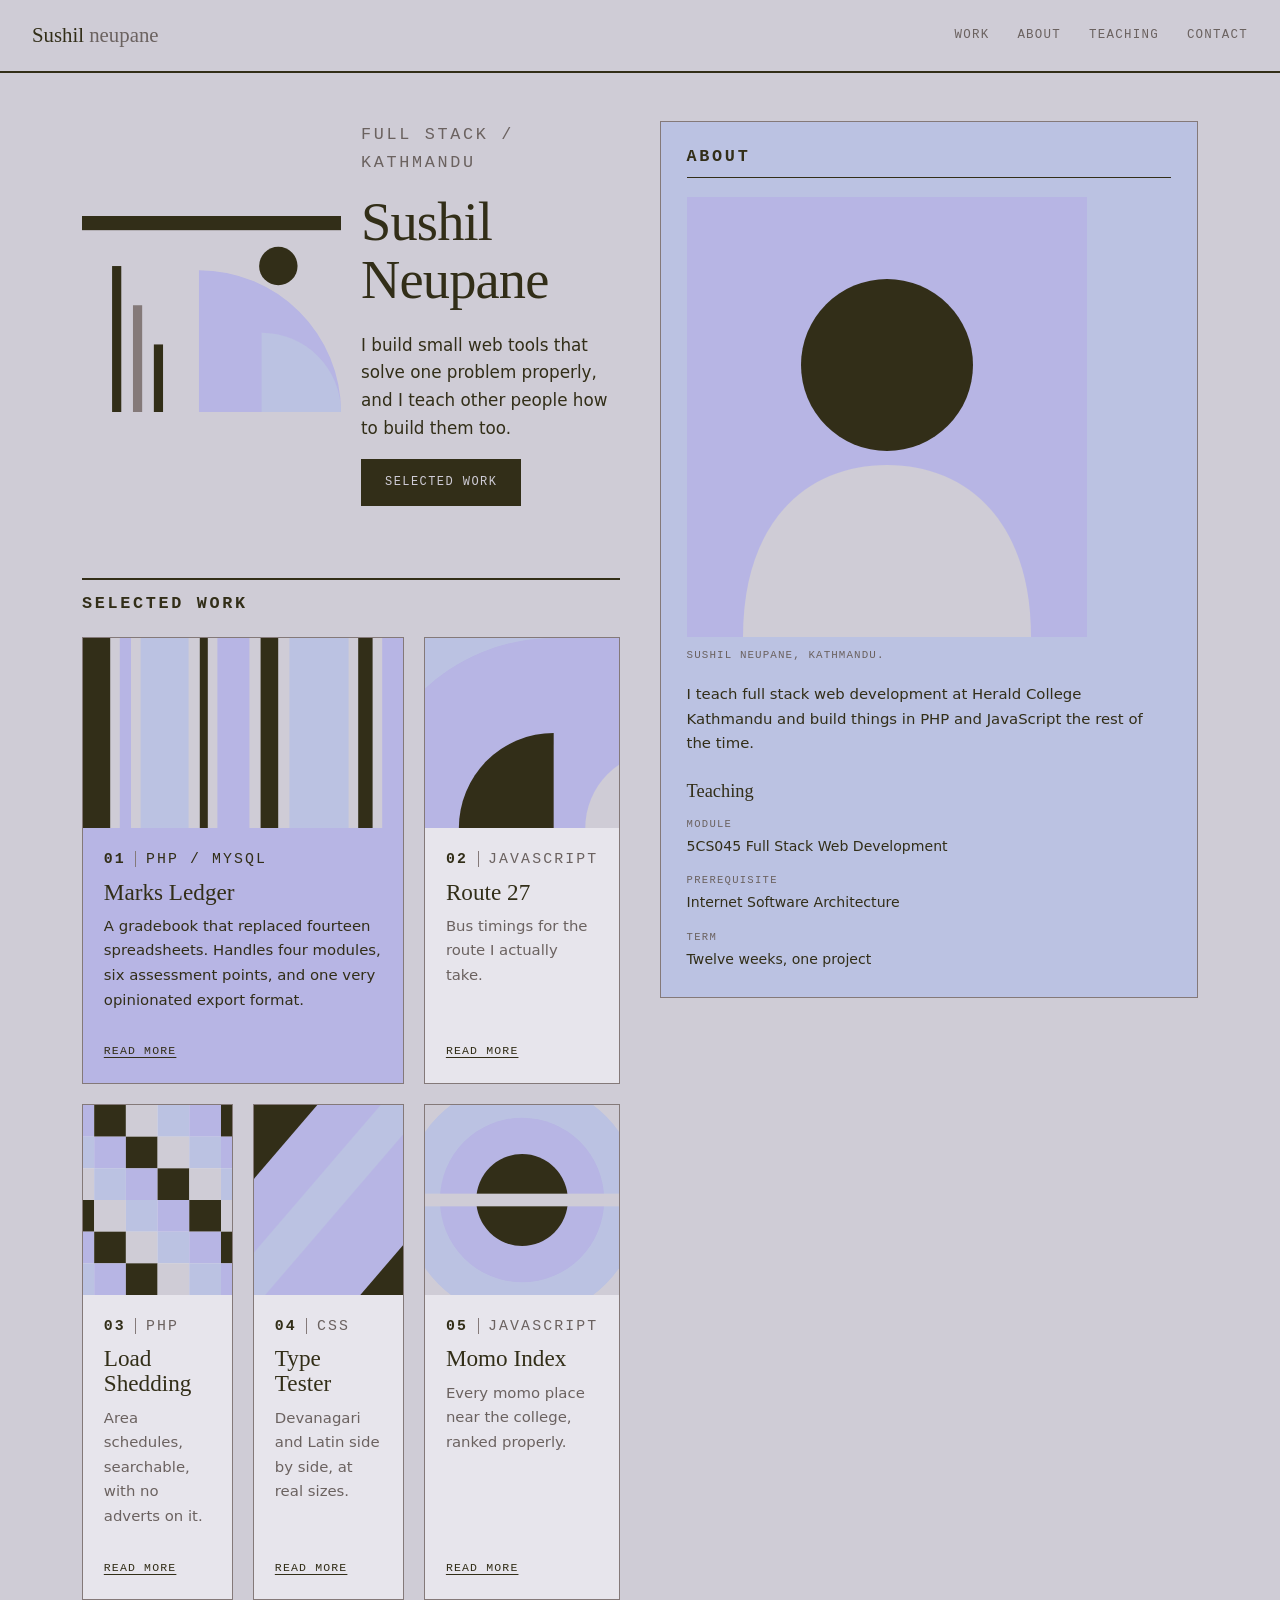
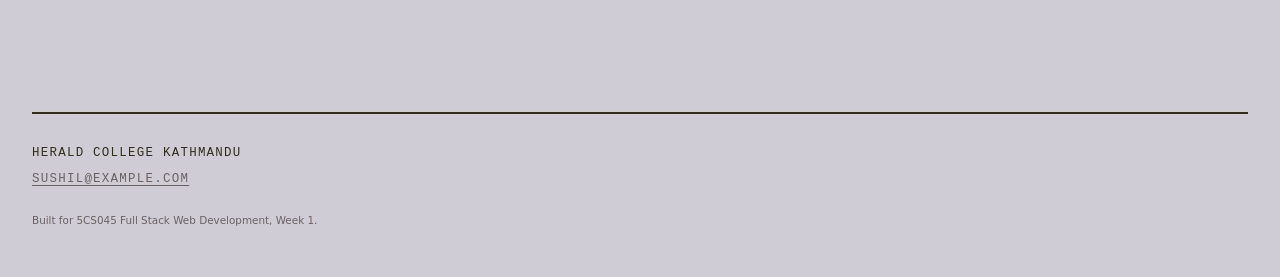
<file: week 1/portfolio-starter/portfolio-starter/index.html>
<!DOCTYPE html>
<html lang="en">
<head>
  <meta charset="UTF-8">

  <!-- EXERCISE 10 -->
  <meta name="viewport" content="width=device-width, initial-scale=1.0">

  <title>Sushil Neupane</title>
  <link rel="stylesheet" href="style.css">
</head>
<body>

  <header class="site-header">
    <nav>

      <a href="#" class="logo">Sushil <span>neupane</span></a>

      <ul class="nav-links">
        <li><a href="#work">Work</a></li>
        <li><a href="#about">About</a></li>
        <li><a href="#teaching">Teaching</a></li>
        <li><a href="#contact">Contact</a></li>
      </ul>
    </nav>
  </header>

  <main>

    <div class="content">

      <section class="hero">
        <img src="images/hero.svg" alt="Abstract geometric composition">
        <div class="hero-text">
          <p class="eyebrow">Full stack / Kathmandu</p>
          <h1>Sushil Neupane</h1>
          <p>I build small web tools that solve one problem properly, and
             I teach other people how to build them too.</p>
          <a href="#work" class="button">Selected work</a>
        </div>
      </section>

      <section class="gallery-section" id="work">
        <h2>Selected work</h2>

        <div class="gallery">

          <article class="card feature">
            <img src="images/card-1.svg" alt="">
            <div class="card-body">
              <p class="card-meta"><span>01</span>PHP / MySQL</p>
              <h3>Marks Ledger</h3>
              <p>A gradebook that replaced fourteen spreadsheets. Handles
                 four modules, six assessment points, and one very
                 opinionated export format.</p>
              <a href="#" class="card-link">Read more</a>
            </div>
          </article>

          <article class="card">
            <img src="images/card-2.svg" alt="">
            <div class="card-body">
              <p class="card-meta"><span>02</span>JavaScript</p>
              <h3>Route 27</h3>
              <p>Bus timings for the route I actually take.</p>
              <a href="#" class="card-link">Read more</a>
            </div>
          </article>

          <article class="card">
            <img src="images/card-3.svg" alt="">
            <div class="card-body">
              <p class="card-meta"><span>03</span>PHP</p>
              <h3>Load Shedding</h3>
              <p>Area schedules, searchable, with no adverts on it.</p>
              <a href="#" class="card-link">Read more</a>
            </div>
          </article>

          <article class="card">
            <img src="images/card-4.svg" alt="">
            <div class="card-body">
              <p class="card-meta"><span>04</span>CSS</p>
              <h3>Type Tester</h3>
              <p>Devanagari and Latin side by side, at real sizes.</p>
              <a href="#" class="card-link">Read more</a>
            </div>
          </article>

          <article class="card">
            <img src="images/card-5.svg" alt="">
            <div class="card-body">
              <p class="card-meta"><span>05</span>JavaScript</p>
              <h3>Momo Index</h3>
              <p>Every momo place near the college, ranked properly.</p>
              <a href="#" class="card-link">Read more</a>
            </div>
          </article>

        </div>
      </section>

    </div>

    <aside id="about">
      <h2>About</h2>

      <figure>
        <img src="images/profile.svg" alt="Abstract portrait mark">
        <figcaption>Sushil Neupane, Kathmandu.</figcaption>
      </figure>

      <p>I teach full stack web development at Herald College Kathmandu
         and build things in PHP and JavaScript the rest of the time.</p>

      <h3 id="teaching">Teaching</h3>
      <dl class="meta-list">
        <dt>Module</dt>
        <dd>5CS045 Full Stack Web Development</dd>
        <dt>Prerequisite</dt>
        <dd>Internet Software Architecture</dd>
        <dt>Term</dt>
        <dd>Twelve weeks, one project</dd>
      </dl>
    </aside>

  </main>

  <footer id="contact">
    <p>Herald College Kathmandu</p>
    <p class="footer-mail"><a href="#">Sushil@example.com</a></p>
    <small>Built for 5CS045 Full Stack Web Development, Week 1.</small>
  </footer>

</body>
</html>
</file>
<file: week 1/portfolio-starter/portfolio-starter/style.css>
/* 5CS045 Week 1 Tutorial. Edit section B and section C only. */


/* SECTION A: GIVEN. DO NOT EDIT. */

:root {
  --ink:        #322E18;
  --stone:      #847979;
  --stone-text: #6B6260;
  --ground:     #CFCCD6;
  --surface:    #E7E5EC;
  --periwinkle: #BBC2E2;
  --lavender:   #B7B5E4;

  --serif: Georgia, "Iowan Old Style", "Times New Roman", serif;
  --mono:  ui-monospace, SFMono-Regular, Menlo, Consolas, monospace;
  --sans:  system-ui, "Segoe UI", Roboto, Helvetica, Arial, sans-serif;
}

*, *::before, *::after { box-sizing: border-box; }

body {
  margin: 0;
  padding: 0;
  font-family: var(--sans);
  font-size: 16px;
  line-height: 1.65;
  color: var(--ink);
  background: var(--ground);
}

img { max-width: 100%; display: block; }

h1, h2, h3 {
  font-family: var(--serif);
  font-weight: 400;
  line-height: 1.08;
  margin: 0 0 0.4em;
}
h1 { font-size: 3.4rem; letter-spacing: -0.015em; }
h2 { font-size: 1.05rem; font-family: var(--mono); text-transform: uppercase;
     letter-spacing: 0.16em; font-weight: 600; }
h3 { font-size: 1.45rem; }
p  { margin: 0 0 1em; }

a { color: var(--ink); text-underline-offset: 3px; }

.site-header {
  border-bottom: 2px solid var(--ink);
  padding: 0 2rem;
}

.logo {
  font-family: var(--serif);
  font-size: 1.3rem;
  text-decoration: none;
  padding: 1.15rem 0;
}
.logo span { color: var(--stone-text); }

.nav-links a {
  font-family: var(--mono);
  font-size: 0.78rem;
  text-transform: uppercase;
  letter-spacing: 0.1em;
  text-decoration: none;
  color: var(--stone-text);
  padding: 1.15rem 0;
  display: inline-block;
}
.nav-links a:hover { color: var(--ink); text-decoration: underline; }

main { padding: 3rem 2rem; max-width: 1180px; margin: 0 auto; }

.eyebrow {
  font-family: var(--mono);
  text-transform: uppercase;
  letter-spacing: 0.16em;
  font-size: 0.72rem;
  color: var(--stone-text);
  margin-bottom: 1rem;
}

.hero-text p { max-width: 34ch; font-size: 1.05rem; }
.hero img  { flex: 1; min-width: 0; }
.hero-text { flex: 1; min-width: 0; }

.button {
  display: inline-block;
  background: var(--ink);
  color: var(--ground);
  font-family: var(--mono);
  font-size: 0.75rem;
  text-transform: uppercase;
  letter-spacing: 0.12em;
  text-decoration: none;
  padding: 0.85rem 1.5rem;
}
.button:hover { background: var(--stone-text); }

.gallery-section { margin-top: 4.5rem; }
.gallery-section h2 { border-top: 2px solid var(--ink); padding-top: 0.9rem;
                      margin-bottom: 1.5rem; }

.card img { height: 190px; object-fit: cover; width: 100%; }

.card {
  background: var(--surface);
  border: 1px solid var(--stone);
  display: flex;
  flex-direction: column;
}
.card-body {
  padding: 1.2rem 1.3rem 1.4rem;
  display: flex;
  flex-direction: column;
  flex-grow: 1;
}
.card-body p { color: var(--stone-text); font-size: 0.93rem; }
.card-meta {
  font-family: var(--mono);
  font-size: 0.68rem;
  text-transform: uppercase;
  letter-spacing: 0.14em;
  color: var(--stone-text);
  margin-bottom: 0.5rem;
}
.card-meta span {
  color: var(--ink);
  font-weight: 600;
  border-right: 1px solid var(--stone);
  padding-right: 0.6rem;
  margin-right: 0.6rem;
}
.card-link {
  margin-top: auto;
  font-family: var(--mono);
  font-size: 0.72rem;
  text-transform: uppercase;
  letter-spacing: 0.1em;
  padding-top: 0.9rem;
}
.feature { background: var(--lavender); }
.feature .card-body p { color: var(--ink); }
.feature .card-meta   { color: var(--ink); }

aside {
  background: var(--periwinkle);
  border: 1px solid var(--stone);
  padding: 1.6rem;
  align-self: start;
}
aside h2 { border-bottom: 1px solid var(--ink); padding-bottom: 0.7rem;
           margin-bottom: 1.2rem; }
aside figure { margin: 0 0 1.1rem; }
aside figcaption {
  font-family: var(--mono);
  font-size: 0.68rem;
  text-transform: uppercase;
  letter-spacing: 0.1em;
  color: var(--stone-text);
  margin-top: 0.6rem;
}
aside p { font-size: 0.93rem; }
aside h3 { font-size: 1.15rem; margin-top: 1.6rem; }

.meta-list { margin: 0; font-size: 0.88rem; }
.meta-list dt {
  font-family: var(--mono);
  font-size: 0.66rem;
  text-transform: uppercase;
  letter-spacing: 0.12em;
  color: var(--stone-text);
  margin-top: 0.9rem;
}
.meta-list dd { margin: 0.1rem 0 0; }

footer {
  border-top: 2px solid var(--ink);
  margin: 4rem 2rem 0;
  padding: 1.8rem 0 3rem;
  font-family: var(--mono);
  font-size: 0.78rem;
  text-transform: uppercase;
  letter-spacing: 0.1em;
}
footer p { margin: 0 0 0.35rem; }
.footer-mail a { color: var(--stone-text); }
footer small {
  display: block;
  margin-top: 1.4rem;
  text-transform: none;
  letter-spacing: 0;
  font-family: var(--sans);
  color: var(--stone-text);
}


/* SECTION B: YOUR WORK */

/* EXERCISE 1 */
nav {
  display: flex;
  /* 1a */ justify-content: space-between;
  /* 1b */ align-items: center;
}

/* EXERCISE 2 */
.nav-links {
  list-style: none;
  padding: 0;
  margin: 0;
  /* 2a */ display: flex;
  gap: 1.75rem;
}

/* EXERCISE 3 */
.hero {
  /* 3a */ display: flex;
  /* 3b */ align-items: center;
  /* 3c */ gap: 20px;
}

/* EXERCISE 5 */
.gallery {
  display: grid;
  /* 5a */ grid-template-columns:repeat(3, 1fr);
  /* 5b */ gap: 20px;
}

/* EXERCISE 7 */
.feature {
  /* 7a */ grid-column: span 2;
}

/* EXERCISE 8 */
main {
  display: grid;
  /* 8a */ grid-template-columns: repeat(2, 1fr);
  gap: 2.5rem;
}


/* SECTION C: RESPONSIVE */

/* EXERCISE 11 */
@media (max-width: 768px) {

  main {
    /* 11a */ grid-template-columns: 1fr;
  }

  .gallery {
    /* 11b */ grid-template-columns:repeat(2, 1fr);
  }

  .feature {
    grid-column: span 2;
  }
}

@media (max-width: 480px) {

  .gallery {
    /* 11c */ grid-template-columns:1fr;
  }

  .feature {
    grid-column: span 1;
  }

  nav {
    /* 11d */ flex-direction: column;
    gap: 0.5rem;
    padding-bottom: 0.75rem;
  }

  .hero {
    /* 11e */ flex-direction: column;
  }

  h1 { font-size: 1.9rem; }
  main { padding: 1.5rem 1rem; }
  .site-header { padding: 0 1rem; }
}
</file>
